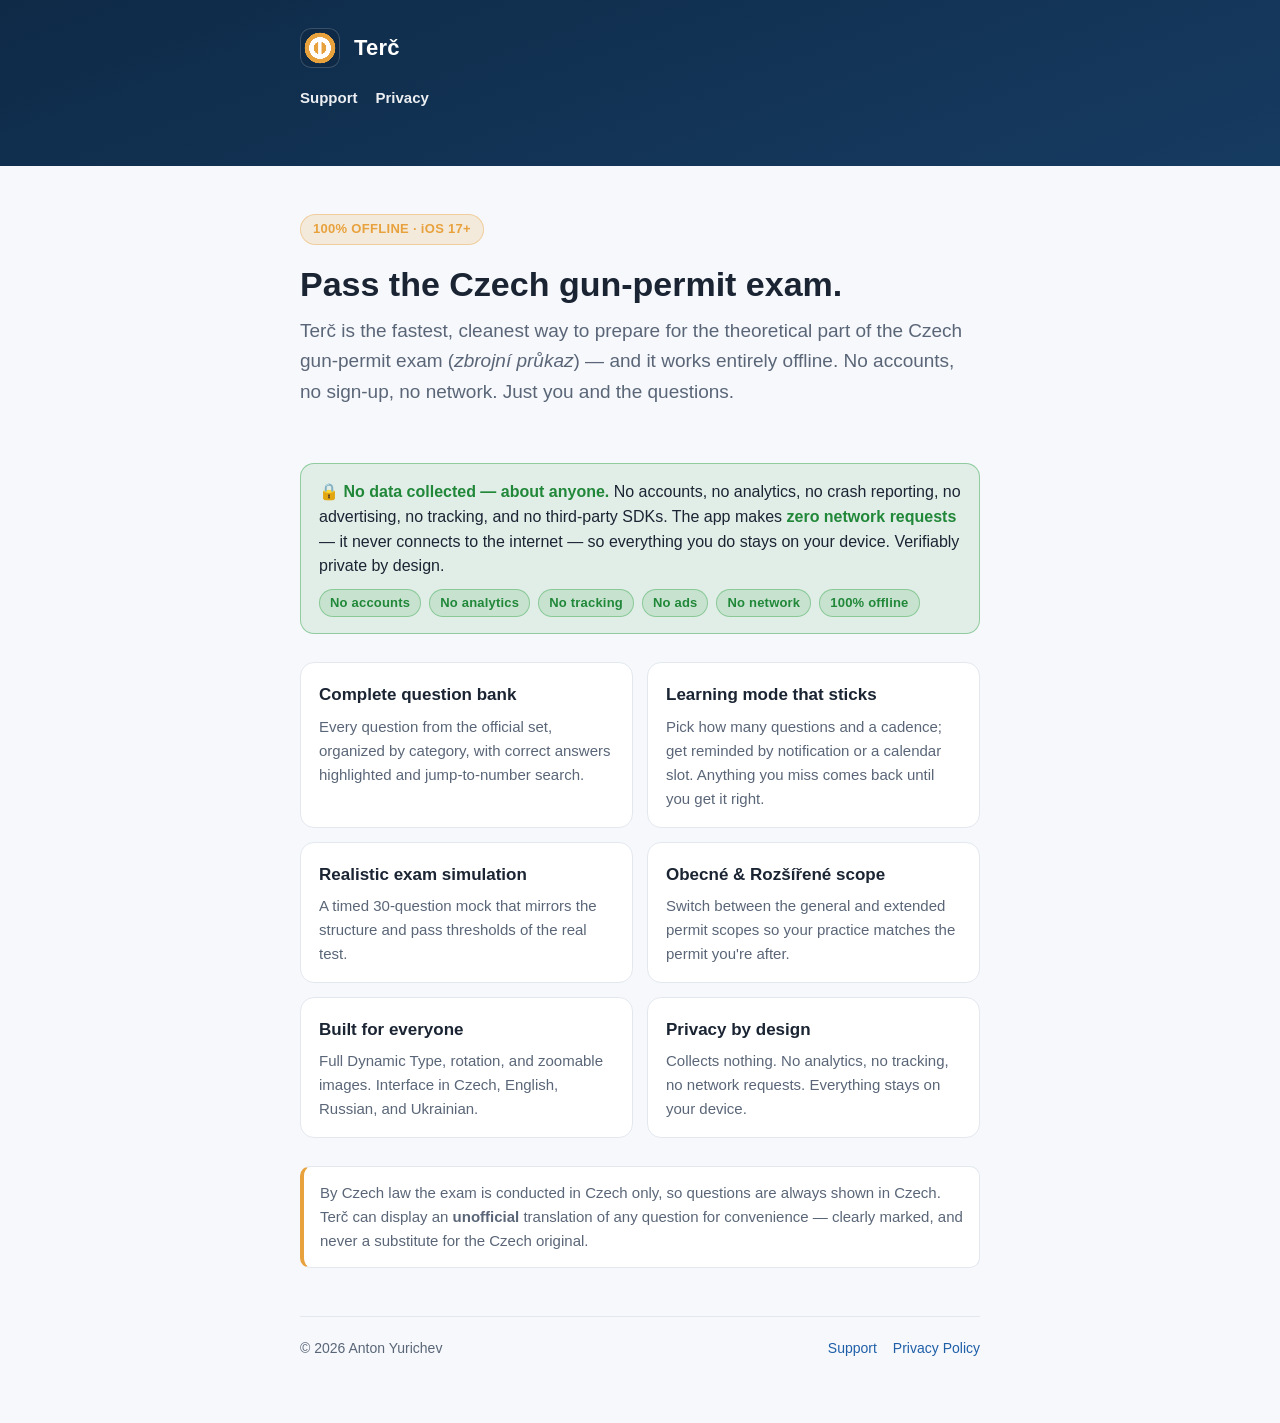
<file: index.html>
<!DOCTYPE html>
<html lang="en">
<head>
<meta charset="utf-8">
<meta name="viewport" content="width=device-width, initial-scale=1">
<title>Terč — Czech Gun-Permit Exam Prep</title>
<meta name="description" content="Terč is a fast, offline iOS app to prepare for the theoretical part of the Czech gun-permit exam (zbrojní průkaz). Browse the official question bank, learn with reminders, and simulate the real exam.">
<link rel="stylesheet" href="style.css">
</head>
<body>
<header class="topbar">
  <div class="wrap">
    <div class="brand"><span class="mark">T</span> Terč</div>
    <nav>
      <a href="support.html">Support</a>
      <a href="privacy.html">Privacy</a>
    </nav>
  </div>
</header>

<main class="wrap">
  <section class="hero">
    <span class="tag">100% OFFLINE · iOS 17+</span>
    <h1>Pass the Czech gun-permit exam.</h1>
    <p class="lead">Terč is the fastest, cleanest way to prepare for the theoretical part of the
    Czech gun-permit exam (<em>zbrojní průkaz</em>) — and it works entirely offline. No accounts,
    no sign-up, no network. Just you and the questions.</p>
  </section>

  <div class="nodata">
    <strong>🔒 No data collected — about anyone.</strong> No accounts, no analytics, no crash
    reporting, no advertising, no tracking, and no third-party SDKs. The app makes
    <strong>zero network requests</strong> — it never connects to the internet — so everything
    you do stays on your device. Verifiably private by design.
    <div class="pills">
      <span>No accounts</span><span>No analytics</span><span>No tracking</span>
      <span>No ads</span><span>No network</span><span>100% offline</span>
    </div>
  </div>

  <section class="features">
    <div class="feature">
      <h3>Complete question bank</h3>
      <p>Every question from the official set, organized by category, with correct answers highlighted and jump-to-number search.</p>
    </div>
    <div class="feature">
      <h3>Learning mode that sticks</h3>
      <p>Pick how many questions and a cadence; get reminded by notification or a calendar slot. Anything you miss comes back until you get it right.</p>
    </div>
    <div class="feature">
      <h3>Realistic exam simulation</h3>
      <p>A timed 30-question mock that mirrors the structure and pass thresholds of the real test.</p>
    </div>
    <div class="feature">
      <h3>Obecné &amp; Rozšířené scope</h3>
      <p>Switch between the general and extended permit scopes so your practice matches the permit you're after.</p>
    </div>
    <div class="feature">
      <h3>Built for everyone</h3>
      <p>Full Dynamic Type, rotation, and zoomable images. Interface in Czech, English, Russian, and Ukrainian.</p>
    </div>
    <div class="feature">
      <h3>Privacy by design</h3>
      <p>Collects nothing. No analytics, no tracking, no network requests. Everything stays on your device.</p>
    </div>
  </section>

  <div class="callout">
    By Czech law the exam is conducted in Czech only, so questions are always shown in Czech.
    Terč can display an <strong>unofficial</strong> translation of any question for convenience —
    clearly marked, and never a substitute for the Czech original.
  </div>

  <footer>
    <span>© 2026 Anton Yurichev</span>
    <nav>
      <a href="support.html">Support</a>
      <a href="privacy.html">Privacy Policy</a>
    </nav>
  </footer>
</main>
</body>
</html>
</file>
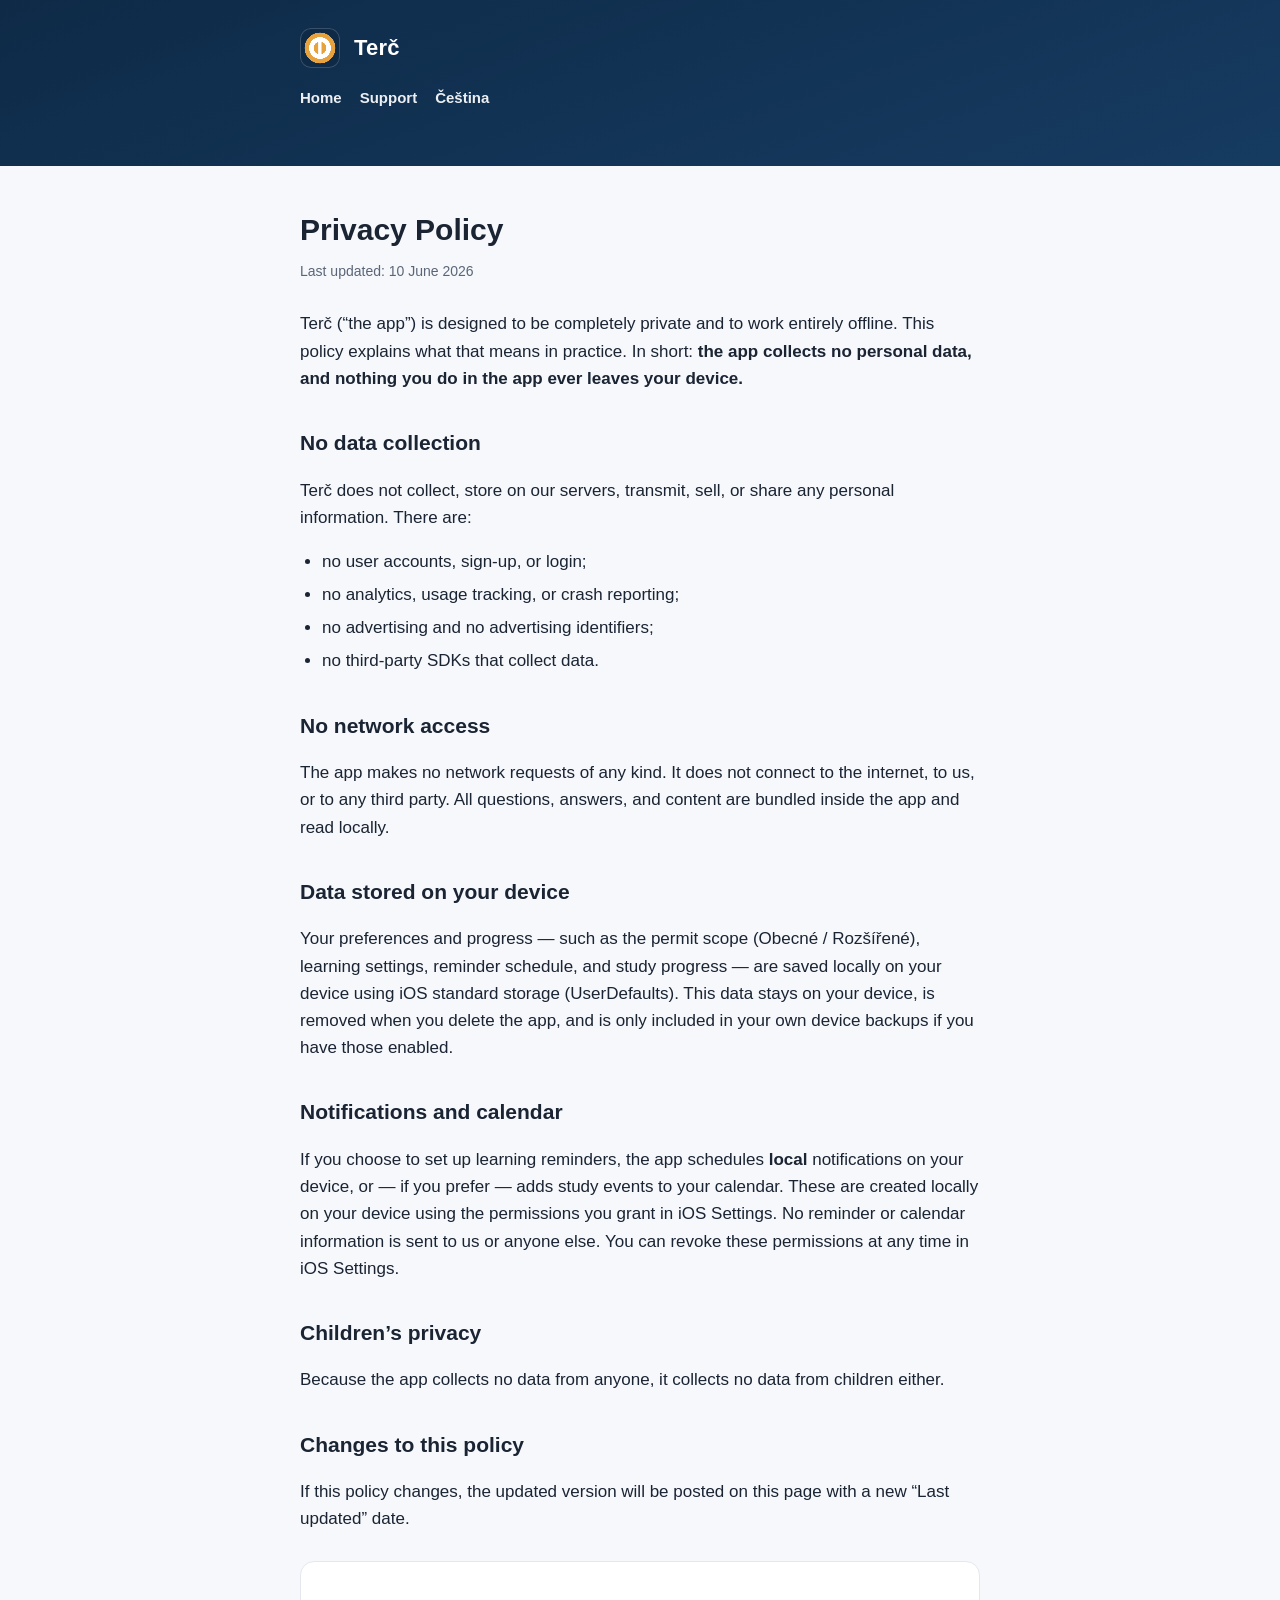
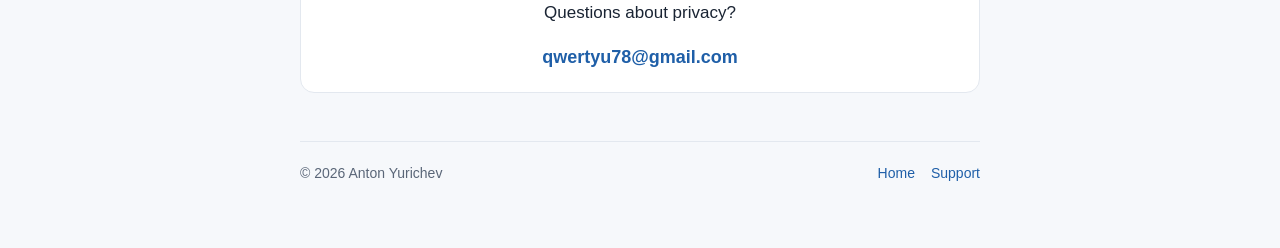
<file: privacy.html>
<!DOCTYPE html>
<html lang="en">
<head>
<meta charset="utf-8">
<meta name="viewport" content="width=device-width, initial-scale=1">
<title>Privacy Policy — Terč</title>
<meta name="description" content="Terč privacy policy. The app collects no data, makes no network requests, and stores everything locally on your device.">
<link rel="stylesheet" href="style.css">
</head>
<body>
<header class="topbar">
  <div class="wrap">
    <div class="brand"><a href="index.html" style="color:#fff;display:flex;align-items:center;gap:14px;"><span class="mark">T</span> Terč</a></div>
    <nav>
      <a href="index.html">Home</a>
      <a href="support.html">Support</a>
      <a href="cs/privacy.html">Čeština</a>
    </nav>
  </div>
</header>

<main class="wrap">
  <h1 class="page">Privacy Policy</h1>
  <p class="updated">Last updated: 10 June 2026</p>

  <p>Terč (“the app”) is designed to be completely private and to work entirely offline.
  This policy explains what that means in practice. In short: <strong>the app collects no
  personal data, and nothing you do in the app ever leaves your device.</strong></p>

  <h2>No data collection</h2>
  <p>Terč does not collect, store on our servers, transmit, sell, or share any personal
  information. There are:</p>
  <ul>
    <li>no user accounts, sign-up, or login;</li>
    <li>no analytics, usage tracking, or crash reporting;</li>
    <li>no advertising and no advertising identifiers;</li>
    <li>no third-party SDKs that collect data.</li>
  </ul>

  <h2>No network access</h2>
  <p>The app makes no network requests of any kind. It does not connect to the internet,
  to us, or to any third party. All questions, answers, and content are bundled inside the
  app and read locally.</p>

  <h2>Data stored on your device</h2>
  <p>Your preferences and progress — such as the permit scope (Obecné / Rozšířené), learning
  settings, reminder schedule, and study progress — are saved locally on your device using
  iOS standard storage (UserDefaults). This data stays on your device, is removed when you
  delete the app, and is only included in your own device backups if you have those enabled.</p>

  <h2>Notifications and calendar</h2>
  <p>If you choose to set up learning reminders, the app schedules <strong>local</strong>
  notifications on your device, or — if you prefer — adds study events to your calendar.
  These are created locally on your device using the permissions you grant in iOS Settings.
  No reminder or calendar information is sent to us or anyone else. You can revoke these
  permissions at any time in iOS Settings.</p>

  <h2>Children’s privacy</h2>
  <p>Because the app collects no data from anyone, it collects no data from children either.</p>

  <h2>Changes to this policy</h2>
  <p>If this policy changes, the updated version will be posted on this page with a new
  “Last updated” date.</p>

  <div class="contact">
    <p>Questions about privacy?</p>
    <a href="&#109;&#97;&#105;&#108;&#116;&#111;&#58;&#113;&#119;&#101;&#114;&#116;&#121;&#117;&#55;&#56;&#64;&#103;&#109;&#97;&#105;&#108;&#46;&#99;&#111;&#109;">&#113;&#119;&#101;&#114;&#116;&#121;&#117;&#55;&#56;&#64;&#103;&#109;&#97;&#105;&#108;&#46;&#99;&#111;&#109;</a>
  </div>

  <footer>
    <span>© 2026 Anton Yurichev</span>
    <nav>
      <a href="index.html">Home</a>
      <a href="support.html">Support</a>
    </nav>
  </footer>
</main>
</body>
</html>
</file>
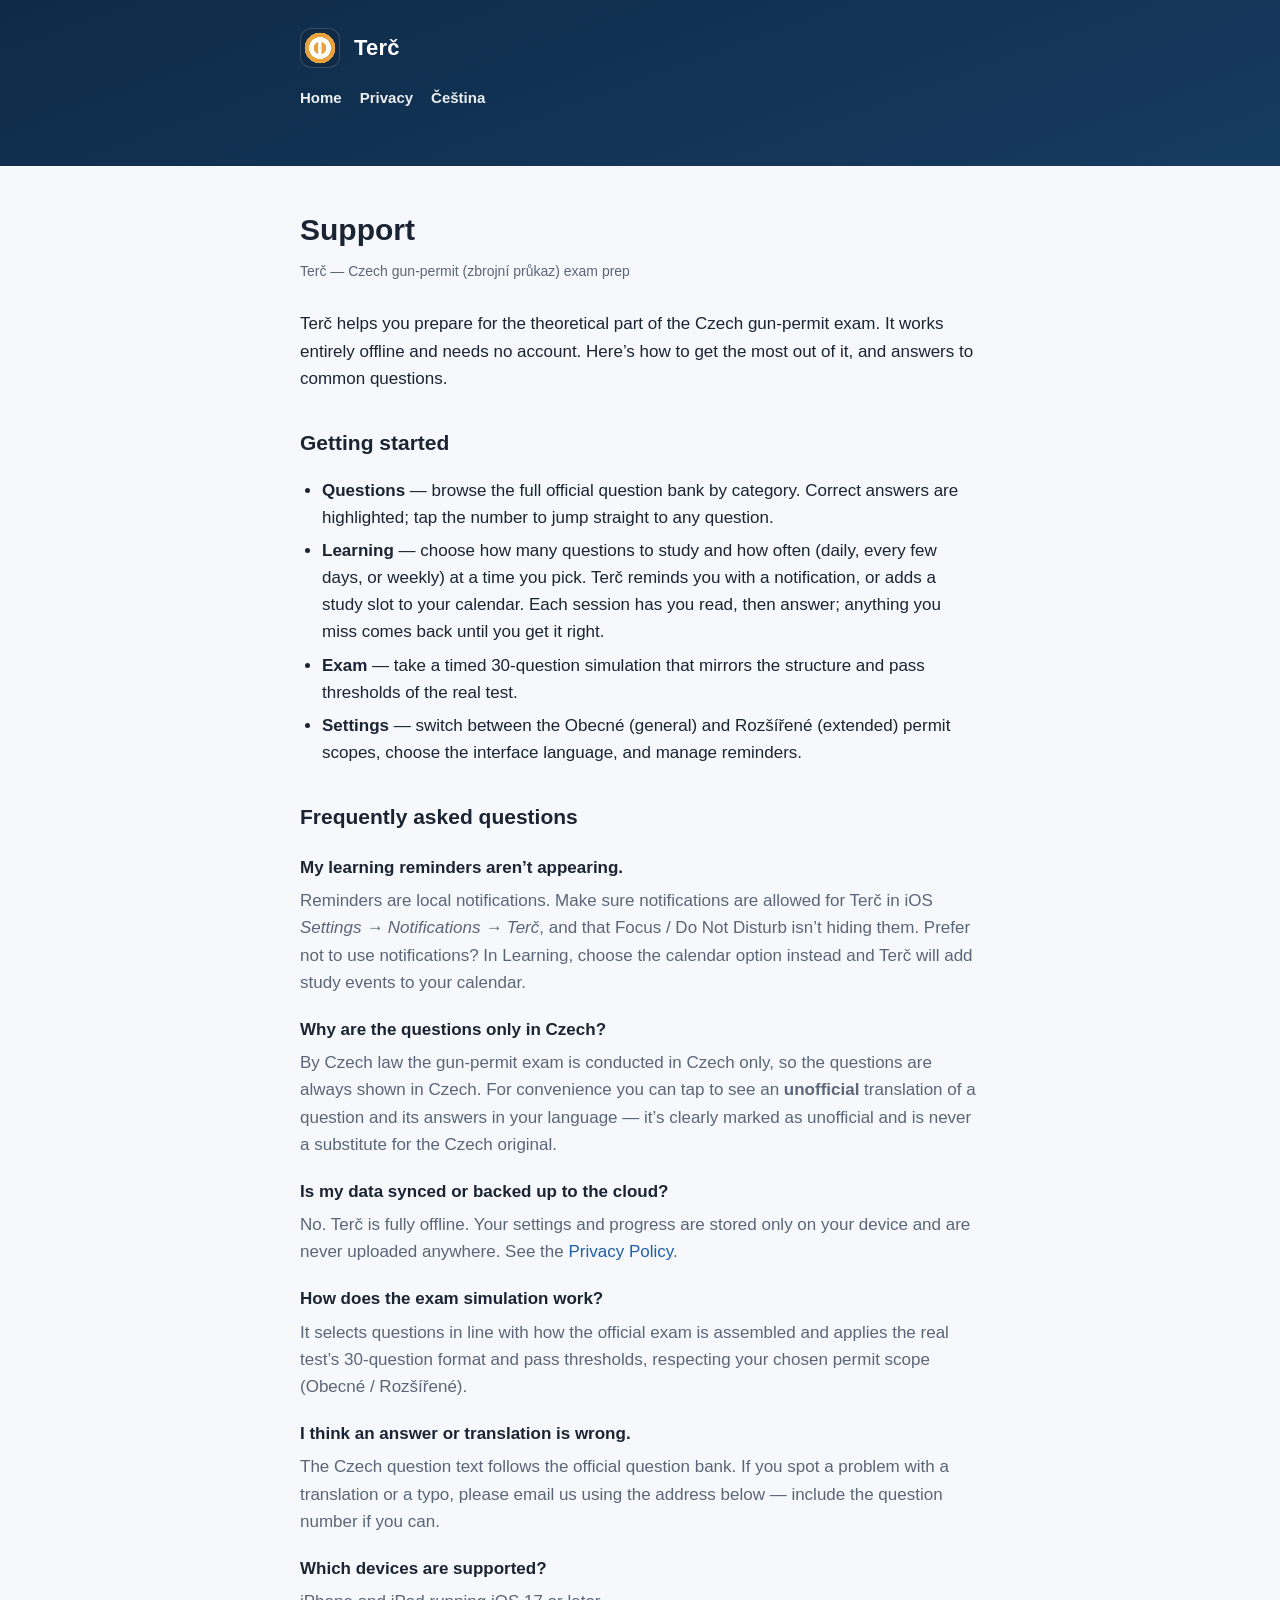
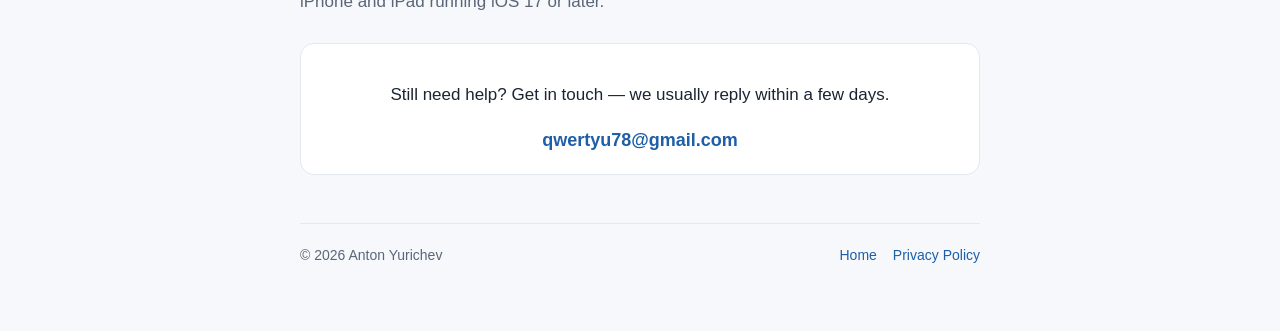
<file: support.html>
<!DOCTYPE html>
<html lang="en">
<head>
<meta charset="utf-8">
<meta name="viewport" content="width=device-width, initial-scale=1">
<title>Support — Terč</title>
<meta name="description" content="Help and frequently asked questions for Terč, the offline Czech gun-permit exam prep app.">
<link rel="stylesheet" href="style.css">
</head>
<body>
<header class="topbar">
  <div class="wrap">
    <div class="brand"><a href="index.html" style="color:#fff;display:flex;align-items:center;gap:14px;"><span class="mark">T</span> Terč</a></div>
    <nav>
      <a href="index.html">Home</a>
      <a href="privacy.html">Privacy</a>
      <a href="cs/support.html">Čeština</a>
    </nav>
  </div>
</header>

<main class="wrap">
  <h1 class="page">Support</h1>
  <p class="updated">Terč — Czech gun-permit (zbrojní průkaz) exam prep</p>

  <p>Terč helps you prepare for the theoretical part of the Czech gun-permit exam. It works
  entirely offline and needs no account. Here’s how to get the most out of it, and answers to
  common questions.</p>

  <h2>Getting started</h2>
  <ul>
    <li><strong>Questions</strong> — browse the full official question bank by category. Correct
    answers are highlighted; tap the number to jump straight to any question.</li>
    <li><strong>Learning</strong> — choose how many questions to study and how often (daily, every
    few days, or weekly) at a time you pick. Terč reminds you with a notification, or adds a study
    slot to your calendar. Each session has you read, then answer; anything you miss comes back
    until you get it right.</li>
    <li><strong>Exam</strong> — take a timed 30-question simulation that mirrors the structure and
    pass thresholds of the real test.</li>
    <li><strong>Settings</strong> — switch between the Obecné (general) and Rozšířené (extended)
    permit scopes, choose the interface language, and manage reminders.</li>
  </ul>

  <h2>Frequently asked questions</h2>
  <dl class="faq">
    <dt>My learning reminders aren’t appearing.</dt>
    <dd>Reminders are local notifications. Make sure notifications are allowed for Terč in
    iOS <em>Settings → Notifications → Terč</em>, and that Focus / Do Not Disturb isn’t hiding them.
    Prefer not to use notifications? In Learning, choose the calendar option instead and Terč will
    add study events to your calendar.</dd>

    <dt>Why are the questions only in Czech?</dt>
    <dd>By Czech law the gun-permit exam is conducted in Czech only, so the questions are always
    shown in Czech. For convenience you can tap to see an <strong>unofficial</strong> translation of
    a question and its answers in your language — it’s clearly marked as unofficial and is never a
    substitute for the Czech original.</dd>

    <dt>Is my data synced or backed up to the cloud?</dt>
    <dd>No. Terč is fully offline. Your settings and progress are stored only on your device and are
    never uploaded anywhere. See the <a href="privacy.html">Privacy Policy</a>.</dd>

    <dt>How does the exam simulation work?</dt>
    <dd>It selects questions in line with how the official exam is assembled and applies the real
    test’s 30-question format and pass thresholds, respecting your chosen permit scope
    (Obecné / Rozšířené).</dd>

    <dt>I think an answer or translation is wrong.</dt>
    <dd>The Czech question text follows the official question bank. If you spot a problem with a
    translation or a typo, please email us using the address below — include the question number if
    you can.</dd>

    <dt>Which devices are supported?</dt>
    <dd>iPhone and iPad running iOS 17 or later.</dd>
  </dl>

  <div class="contact">
    <p>Still need help? Get in touch — we usually reply within a few days.</p>
    <a href="&#109;&#97;&#105;&#108;&#116;&#111;&#58;&#113;&#119;&#101;&#114;&#116;&#121;&#117;&#55;&#56;&#64;&#103;&#109;&#97;&#105;&#108;&#46;&#99;&#111;&#109;">&#113;&#119;&#101;&#114;&#116;&#121;&#117;&#55;&#56;&#64;&#103;&#109;&#97;&#105;&#108;&#46;&#99;&#111;&#109;</a>
  </div>

  <footer>
    <span>© 2026 Anton Yurichev</span>
    <nav>
      <a href="index.html">Home</a>
      <a href="privacy.html">Privacy Policy</a>
    </nav>
  </footer>
</main>
</body>
</html>
</file>
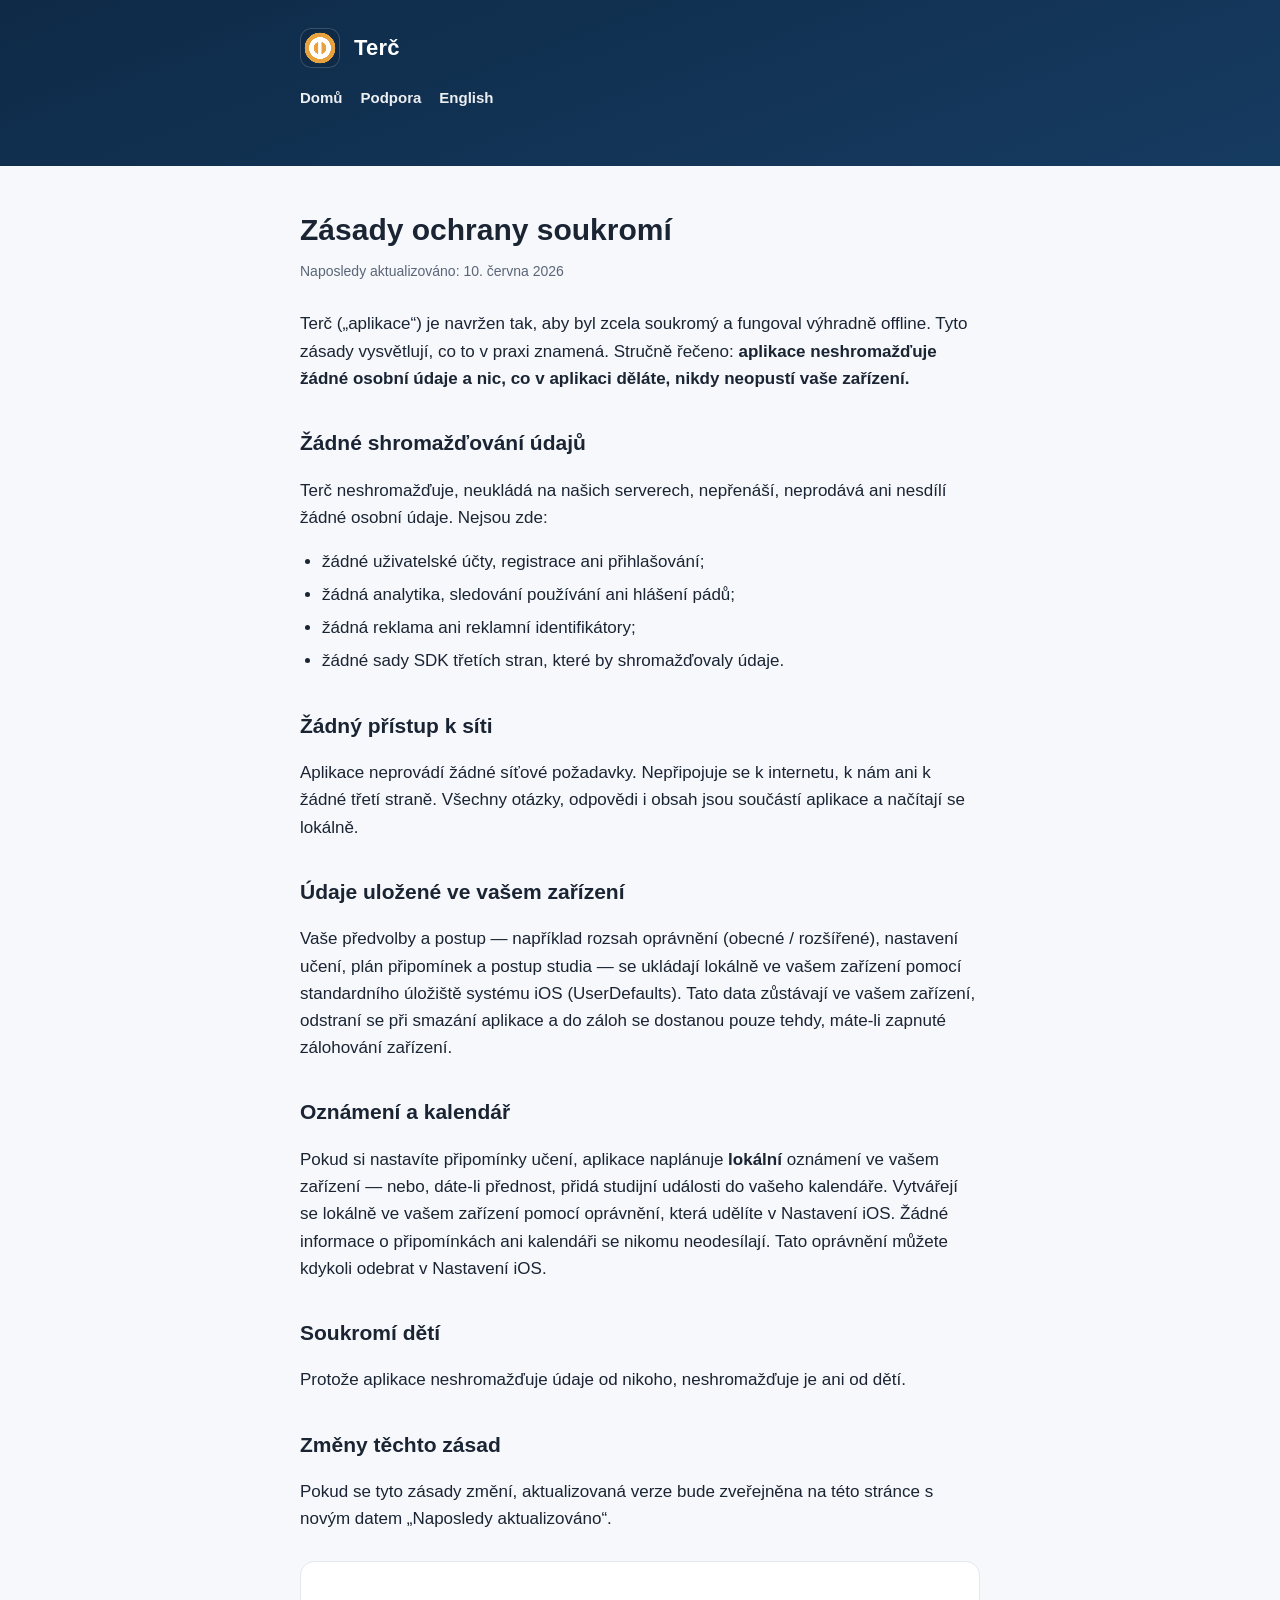
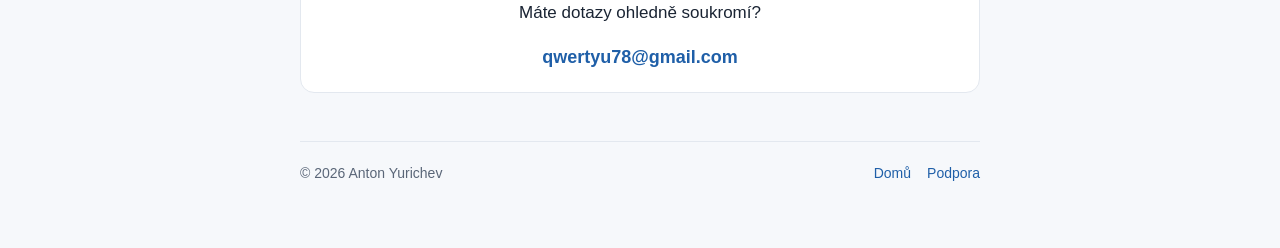
<file: cs/privacy.html>
<!DOCTYPE html>
<html lang="cs">
<head>
<meta charset="utf-8">
<meta name="viewport" content="width=device-width, initial-scale=1">
<title>Zásady ochrany soukromí — Terč</title>
<meta name="description" content="Zásady ochrany soukromí aplikace Terč. Aplikace neshromažďuje žádná data, neprovádí žádné síťové požadavky a vše ukládá lokálně ve vašem zařízení.">
<link rel="stylesheet" href="../style.css">
</head>
<body>
<header class="topbar">
  <div class="wrap">
    <div class="brand"><a href="../index.html" style="color:#fff;display:flex;align-items:center;gap:14px;"><span class="mark">T</span> Terč</a></div>
    <nav>
      <a href="../index.html">Domů</a>
      <a href="support.html">Podpora</a>
      <a href="../privacy.html">English</a>
    </nav>
  </div>
</header>

<main class="wrap">
  <h1 class="page">Zásady ochrany soukromí</h1>
  <p class="updated">Naposledy aktualizováno: 10. června 2026</p>

  <p>Terč („aplikace“) je navržen tak, aby byl zcela soukromý a fungoval výhradně offline.
  Tyto zásady vysvětlují, co to v praxi znamená. Stručně řečeno: <strong>aplikace
  neshromažďuje žádné osobní údaje a nic, co v aplikaci děláte, nikdy neopustí vaše
  zařízení.</strong></p>

  <h2>Žádné shromažďování údajů</h2>
  <p>Terč neshromažďuje, neukládá na našich serverech, nepřenáší, neprodává ani nesdílí
  žádné osobní údaje. Nejsou zde:</p>
  <ul>
    <li>žádné uživatelské účty, registrace ani přihlašování;</li>
    <li>žádná analytika, sledování používání ani hlášení pádů;</li>
    <li>žádná reklama ani reklamní identifikátory;</li>
    <li>žádné sady SDK třetích stran, které by shromažďovaly údaje.</li>
  </ul>

  <h2>Žádný přístup k síti</h2>
  <p>Aplikace neprovádí žádné síťové požadavky. Nepřipojuje se k internetu, k nám ani
  k žádné třetí straně. Všechny otázky, odpovědi i obsah jsou součástí aplikace a načítají
  se lokálně.</p>

  <h2>Údaje uložené ve vašem zařízení</h2>
  <p>Vaše předvolby a postup — například rozsah oprávnění (obecné / rozšířené), nastavení
  učení, plán připomínek a postup studia — se ukládají lokálně ve vašem zařízení pomocí
  standardního úložiště systému iOS (UserDefaults). Tato data zůstávají ve vašem zařízení,
  odstraní se při smazání aplikace a do záloh se dostanou pouze tehdy, máte-li zapnuté
  zálohování zařízení.</p>

  <h2>Oznámení a kalendář</h2>
  <p>Pokud si nastavíte připomínky učení, aplikace naplánuje <strong>lokální</strong>
  oznámení ve vašem zařízení — nebo, dáte-li přednost, přidá studijní události do vašeho
  kalendáře. Vytvářejí se lokálně ve vašem zařízení pomocí oprávnění, která udělíte
  v Nastavení iOS. Žádné informace o připomínkách ani kalendáři se nikomu neodesílají.
  Tato oprávnění můžete kdykoli odebrat v Nastavení iOS.</p>

  <h2>Soukromí dětí</h2>
  <p>Protože aplikace neshromažďuje údaje od nikoho, neshromažďuje je ani od dětí.</p>

  <h2>Změny těchto zásad</h2>
  <p>Pokud se tyto zásady změní, aktualizovaná verze bude zveřejněna na této stránce
  s novým datem „Naposledy aktualizováno“.</p>

  <div class="contact">
    <p>Máte dotazy ohledně soukromí?</p>
    <a href="&#109;&#97;&#105;&#108;&#116;&#111;&#58;&#113;&#119;&#101;&#114;&#116;&#121;&#117;&#55;&#56;&#64;&#103;&#109;&#97;&#105;&#108;&#46;&#99;&#111;&#109;">&#113;&#119;&#101;&#114;&#116;&#121;&#117;&#55;&#56;&#64;&#103;&#109;&#97;&#105;&#108;&#46;&#99;&#111;&#109;</a>
  </div>

  <footer>
    <span>© 2026 Anton Yurichev</span>
    <nav>
      <a href="../index.html">Domů</a>
      <a href="support.html">Podpora</a>
    </nav>
  </footer>
</main>
</body>
</html>
</file>
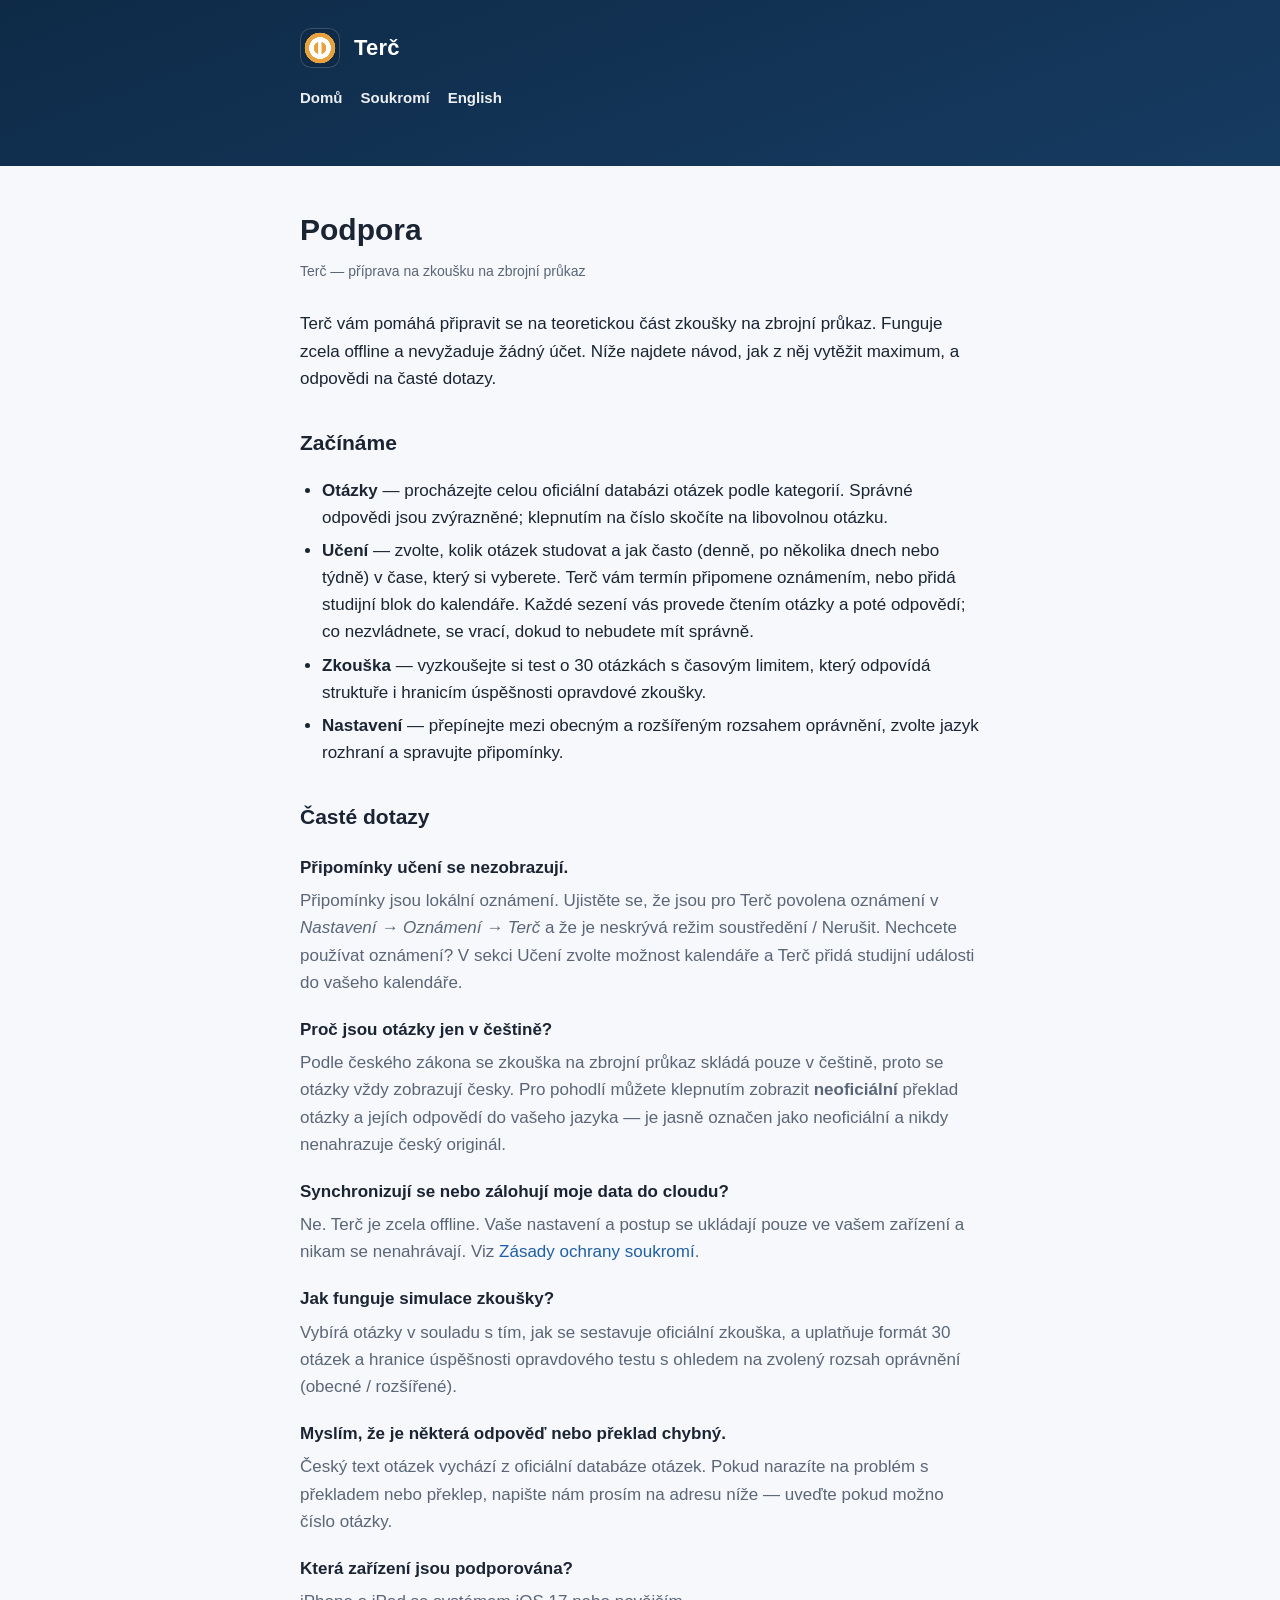
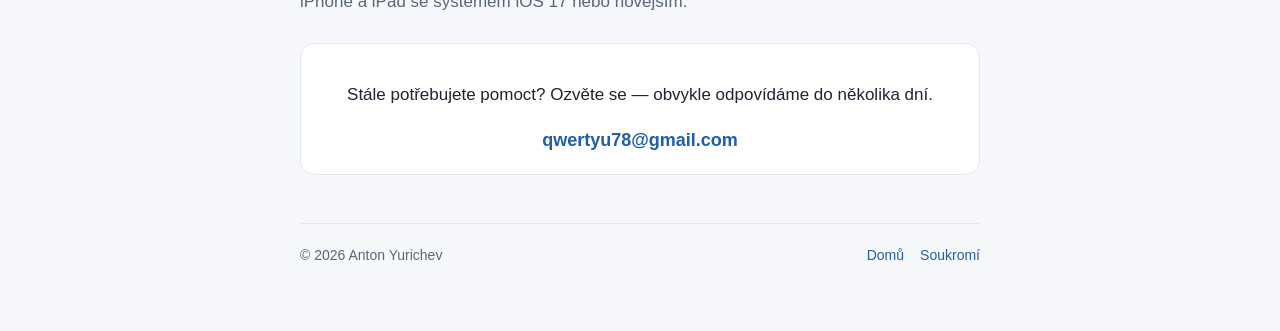
<file: cs/support.html>
<!DOCTYPE html>
<html lang="cs">
<head>
<meta charset="utf-8">
<meta name="viewport" content="width=device-width, initial-scale=1">
<title>Podpora — Terč</title>
<meta name="description" content="Nápověda a časté dotazy k aplikaci Terč — offline příprava na zkoušku na zbrojní průkaz.">
<link rel="stylesheet" href="../style.css">
</head>
<body>
<header class="topbar">
  <div class="wrap">
    <div class="brand"><a href="../index.html" style="color:#fff;display:flex;align-items:center;gap:14px;"><span class="mark">T</span> Terč</a></div>
    <nav>
      <a href="../index.html">Domů</a>
      <a href="privacy.html">Soukromí</a>
      <a href="../support.html">English</a>
    </nav>
  </div>
</header>

<main class="wrap">
  <h1 class="page">Podpora</h1>
  <p class="updated">Terč — příprava na zkoušku na zbrojní průkaz</p>

  <p>Terč vám pomáhá připravit se na teoretickou část zkoušky na zbrojní průkaz. Funguje
  zcela offline a nevyžaduje žádný účet. Níže najdete návod, jak z něj vytěžit maximum,
  a odpovědi na časté dotazy.</p>

  <h2>Začínáme</h2>
  <ul>
    <li><strong>Otázky</strong> — procházejte celou oficiální databázi otázek podle
    kategorií. Správné odpovědi jsou zvýrazněné; klepnutím na číslo skočíte na libovolnou
    otázku.</li>
    <li><strong>Učení</strong> — zvolte, kolik otázek studovat a jak často (denně, po
    několika dnech nebo týdně) v čase, který si vyberete. Terč vám termín připomene
    oznámením, nebo přidá studijní blok do kalendáře. Každé sezení vás provede čtením
    otázky a poté odpovědí; co nezvládnete, se vrací, dokud to nebudete mít správně.</li>
    <li><strong>Zkouška</strong> — vyzkoušejte si test o 30 otázkách s časovým limitem,
    který odpovídá struktuře i hranicím úspěšnosti opravdové zkoušky.</li>
    <li><strong>Nastavení</strong> — přepínejte mezi obecným a rozšířeným rozsahem
    oprávnění, zvolte jazyk rozhraní a spravujte připomínky.</li>
  </ul>

  <h2>Časté dotazy</h2>
  <dl class="faq">
    <dt>Připomínky učení se nezobrazují.</dt>
    <dd>Připomínky jsou lokální oznámení. Ujistěte se, že jsou pro Terč povolena oznámení
    v <em>Nastavení → Oznámení → Terč</em> a že je neskrývá režim soustředění / Nerušit.
    Nechcete používat oznámení? V sekci Učení zvolte možnost kalendáře a Terč přidá studijní
    události do vašeho kalendáře.</dd>

    <dt>Proč jsou otázky jen v češtině?</dt>
    <dd>Podle českého zákona se zkouška na zbrojní průkaz skládá pouze v češtině, proto se
    otázky vždy zobrazují česky. Pro pohodlí můžete klepnutím zobrazit
    <strong>neoficiální</strong> překlad otázky a jejích odpovědí do vašeho jazyka — je
    jasně označen jako neoficiální a nikdy nenahrazuje český originál.</dd>

    <dt>Synchronizují se nebo zálohují moje data do cloudu?</dt>
    <dd>Ne. Terč je zcela offline. Vaše nastavení a postup se ukládají pouze ve vašem
    zařízení a nikam se nenahrávají. Viz <a href="privacy.html">Zásady ochrany soukromí</a>.</dd>

    <dt>Jak funguje simulace zkoušky?</dt>
    <dd>Vybírá otázky v souladu s tím, jak se sestavuje oficiální zkouška, a uplatňuje
    formát 30 otázek a hranice úspěšnosti opravdového testu s ohledem na zvolený rozsah
    oprávnění (obecné / rozšířené).</dd>

    <dt>Myslím, že je některá odpověď nebo překlad chybný.</dt>
    <dd>Český text otázek vychází z oficiální databáze otázek. Pokud narazíte na problém
    s překladem nebo překlep, napište nám prosím na adresu níže — uveďte pokud možno číslo
    otázky.</dd>

    <dt>Která zařízení jsou podporována?</dt>
    <dd>iPhone a iPad se systémem iOS 17 nebo novějším.</dd>
  </dl>

  <div class="contact">
    <p>Stále potřebujete pomoct? Ozvěte se — obvykle odpovídáme do několika dní.</p>
    <a href="&#109;&#97;&#105;&#108;&#116;&#111;&#58;&#113;&#119;&#101;&#114;&#116;&#121;&#117;&#55;&#56;&#64;&#103;&#109;&#97;&#105;&#108;&#46;&#99;&#111;&#109;">&#113;&#119;&#101;&#114;&#116;&#121;&#117;&#55;&#56;&#64;&#103;&#109;&#97;&#105;&#108;&#46;&#99;&#111;&#109;</a>
  </div>

  <footer>
    <span>© 2026 Anton Yurichev</span>
    <nav>
      <a href="../index.html">Domů</a>
      <a href="privacy.html">Soukromí</a>
    </nav>
  </footer>
</main>
</body>
</html>
</file>
<file: style.css>
:root {
  --navy: #0E2A47;
  --navy-2: #163b61;
  --accent: #E8A23D;
  --bg: #F6F8FB;
  --card: #FFFFFF;
  --text: #1A2433;
  --muted: #5A6678;
  --border: #E3E8EF;
  --link: #1F5FA8;
}

@media (prefers-color-scheme: dark) {
  :root {
    --navy: #0B1320;
    --navy-2: #14233a;
    --accent: #F0B355;
    --bg: #0B1320;
    --card: #131F33;
    --text: #E6EBF2;
    --muted: #9AA7BC;
    --border: #243650;
    --link: #6FB0F0;
  }
}

* { box-sizing: border-box; }

html { -webkit-text-size-adjust: 100%; }

body {
  margin: 0;
  font-family: -apple-system, BlinkMacSystemFont, "Segoe UI", Roboto, Helvetica, Arial, sans-serif;
  font-size: 17px;
  line-height: 1.6;
  color: var(--text);
  background: var(--bg);
  -webkit-font-smoothing: antialiased;
}

a { color: var(--link); text-decoration: none; }
a:hover { text-decoration: underline; }

.wrap {
  max-width: 720px;
  margin: 0 auto;
  padding: 0 20px 64px;
}

/* Header / brand */
.topbar {
  background: linear-gradient(160deg, var(--navy), var(--navy-2));
  color: #fff;
  padding: 28px 0;
}
.topbar .wrap { padding-bottom: 28px; }
.brand {
  display: flex;
  align-items: center;
  gap: 14px;
  font-weight: 700;
  font-size: 22px;
  letter-spacing: 0.2px;
}
.brand .mark {
  width: 40px; height: 40px;
  flex: 0 0 40px;
  border-radius: 11px;
  background:
    radial-gradient(circle at 50% 50%, var(--accent) 0 22%, transparent 23%),
    radial-gradient(circle at 50% 50%, #fff 0 38%, transparent 39%),
    radial-gradient(circle at 50% 50%, var(--accent) 0 54%, transparent 55%),
    var(--navy);
  display: grid;
  place-items: center;
  color: #fff;
  font-weight: 800;
  font-family: Georgia, "Times New Roman", serif;
  box-shadow: inset 0 0 0 1px rgba(255,255,255,0.18);
}
.topbar nav { margin-top: 18px; display: flex; gap: 18px; flex-wrap: wrap; }
.topbar nav a { color: rgba(255,255,255,0.92); font-size: 15px; font-weight: 600; }
.topbar nav a:hover { color: #fff; }

/* Hero (landing) */
.hero { padding: 48px 0 8px; }
.hero h1 { font-size: 34px; line-height: 1.15; margin: 0 0 12px; }
.hero p.lead { font-size: 19px; color: var(--muted); margin: 0 0 24px; }
.tag {
  display: inline-block;
  background: rgba(232,162,61,0.16);
  color: var(--accent);
  border: 1px solid rgba(232,162,61,0.4);
  padding: 4px 12px;
  border-radius: 999px;
  font-size: 13px;
  font-weight: 700;
  letter-spacing: 0.3px;
  margin-bottom: 20px;
}

/* Feature cards */
.features { display: grid; grid-template-columns: 1fr 1fr; gap: 14px; margin: 28px 0; }
@media (max-width: 560px) { .features { grid-template-columns: 1fr; } }
.feature {
  background: var(--card);
  border: 1px solid var(--border);
  border-radius: 14px;
  padding: 18px 18px 16px;
}
.feature h3 { margin: 0 0 6px; font-size: 17px; }
.feature p { margin: 0; color: var(--muted); font-size: 15px; }

/* Content pages */
h1.page { font-size: 30px; margin: 40px 0 6px; }
.updated { color: var(--muted); font-size: 14px; margin: 0 0 28px; }
h2 { font-size: 21px; margin: 34px 0 10px; }
p, li { color: var(--text); }
ul { padding-left: 22px; }
li { margin: 6px 0; }

.callout {
  background: var(--card);
  border: 1px solid var(--border);
  border-left: 4px solid var(--accent);
  border-radius: 10px;
  padding: 14px 16px;
  margin: 22px 0;
  color: var(--muted);
  font-size: 15px;
}

.nodata {
  background: rgba(46,160,67,0.10);
  border: 1px solid rgba(46,160,67,0.45);
  border-radius: 14px;
  padding: 16px 18px;
  margin: 24px 0 4px;
  font-size: 16px;
  line-height: 1.55;
  color: var(--text);
}
.nodata strong { color: #218739; }
@media (prefers-color-scheme: dark) { .nodata { background: rgba(63,185,80,0.12); } .nodata strong { color: #3fb950; } }
.nodata .pills { margin-top: 10px; display: flex; flex-wrap: wrap; gap: 8px; }
.nodata .pills span {
  font-size: 13px; font-weight: 700; letter-spacing: 0.2px;
  background: rgba(46,160,67,0.14); color: #218739;
  border: 1px solid rgba(46,160,67,0.4);
  padding: 3px 10px; border-radius: 999px;
}
@media (prefers-color-scheme: dark) { .nodata .pills span { color: #3fb950; } }

.faq dt { font-weight: 700; margin-top: 20px; }
.faq dd { margin: 6px 0 0; color: var(--muted); }

.contact {
  background: var(--card);
  border: 1px solid var(--border);
  border-radius: 14px;
  padding: 20px;
  margin: 28px 0 0;
  text-align: center;
}
.contact a { font-weight: 700; font-size: 18px; }

footer {
  border-top: 1px solid var(--border);
  margin-top: 48px;
  padding-top: 20px;
  color: var(--muted);
  font-size: 14px;
  display: flex;
  justify-content: space-between;
  flex-wrap: wrap;
  gap: 8px;
}
footer nav { display: flex; gap: 16px; }
</file>
